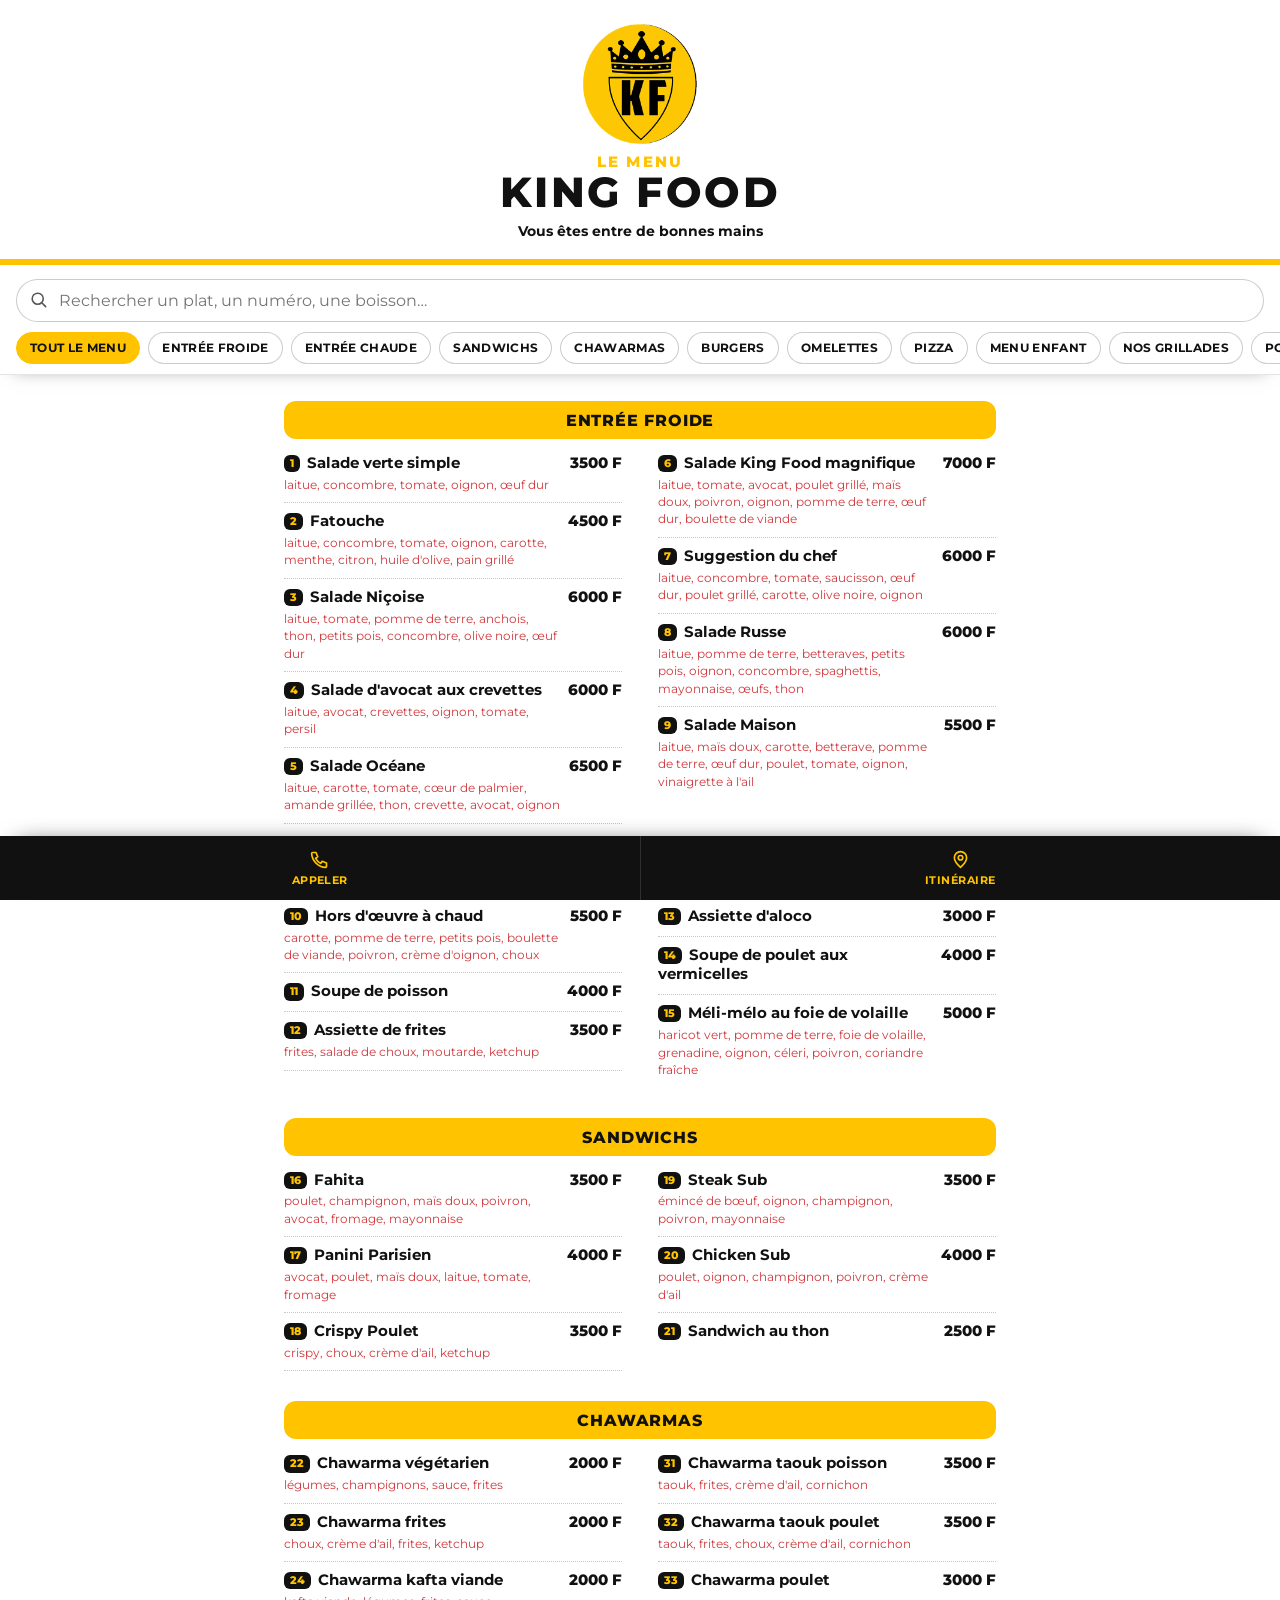
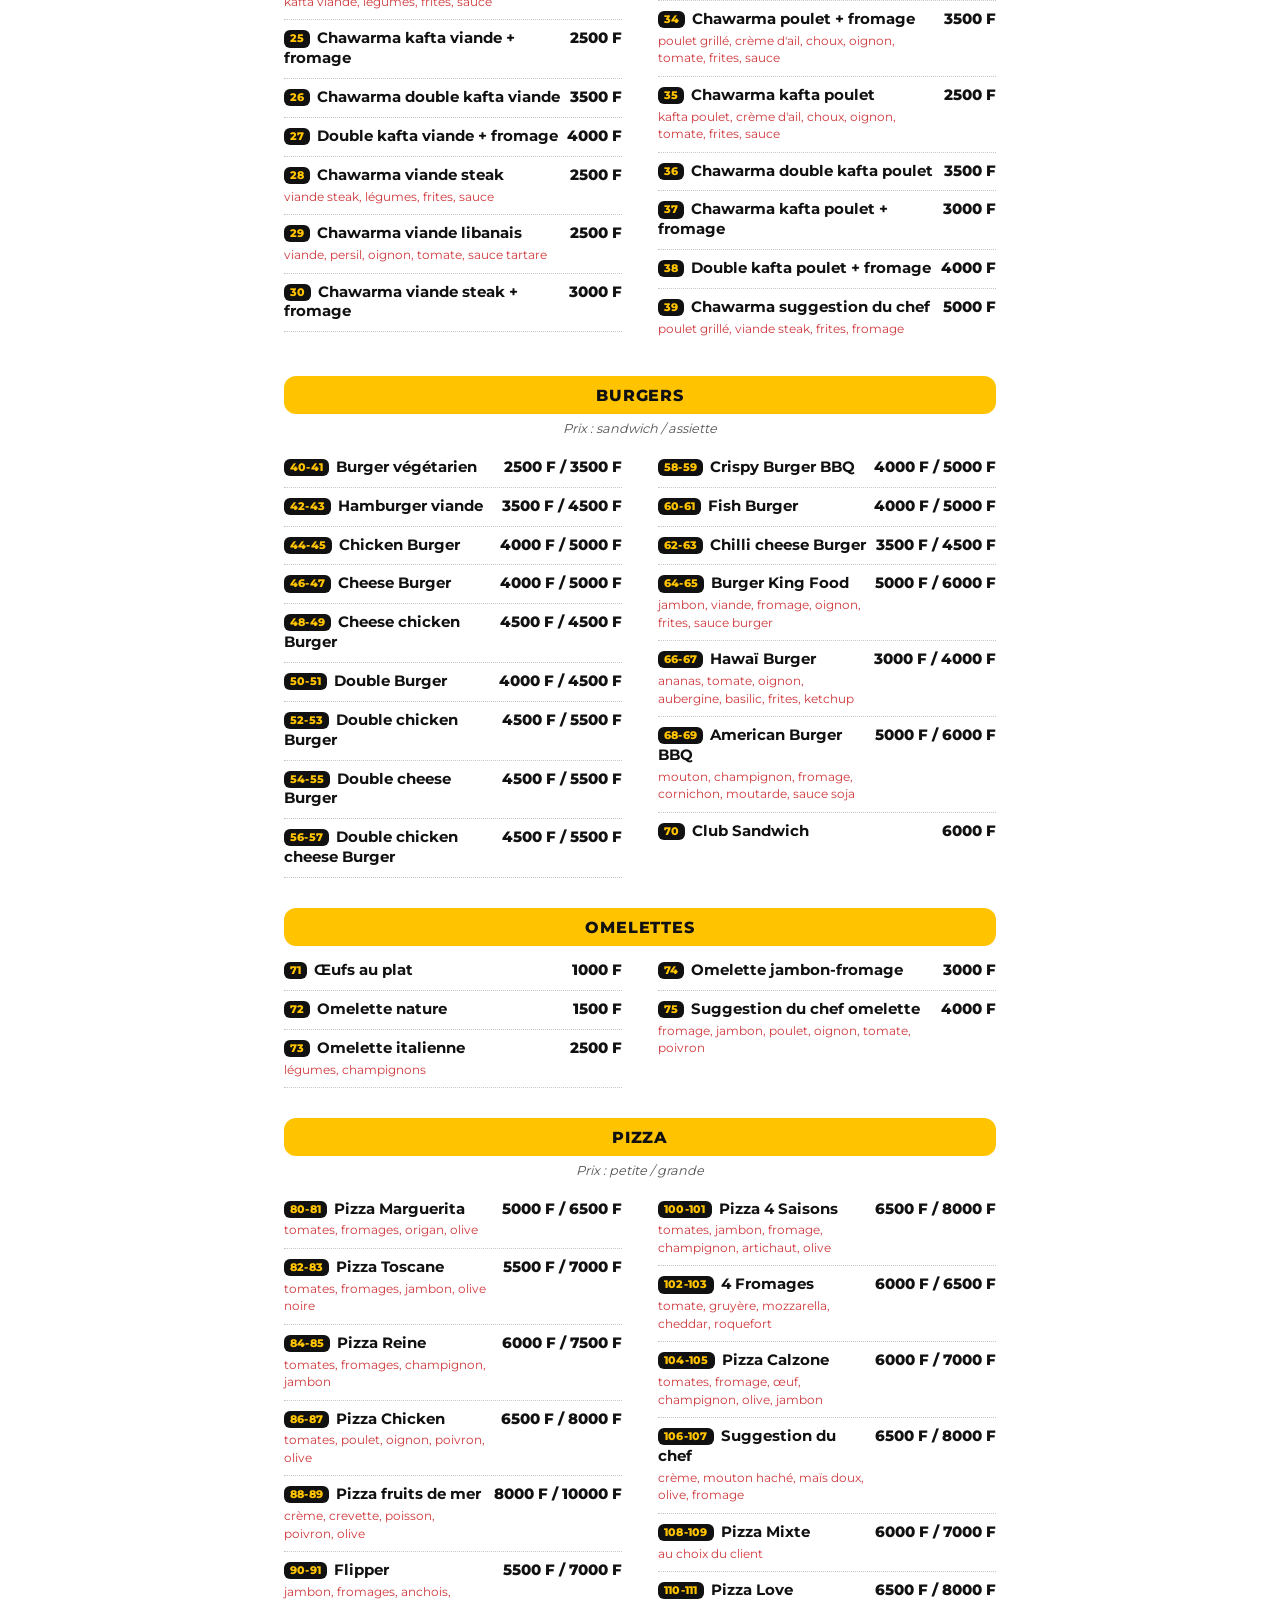
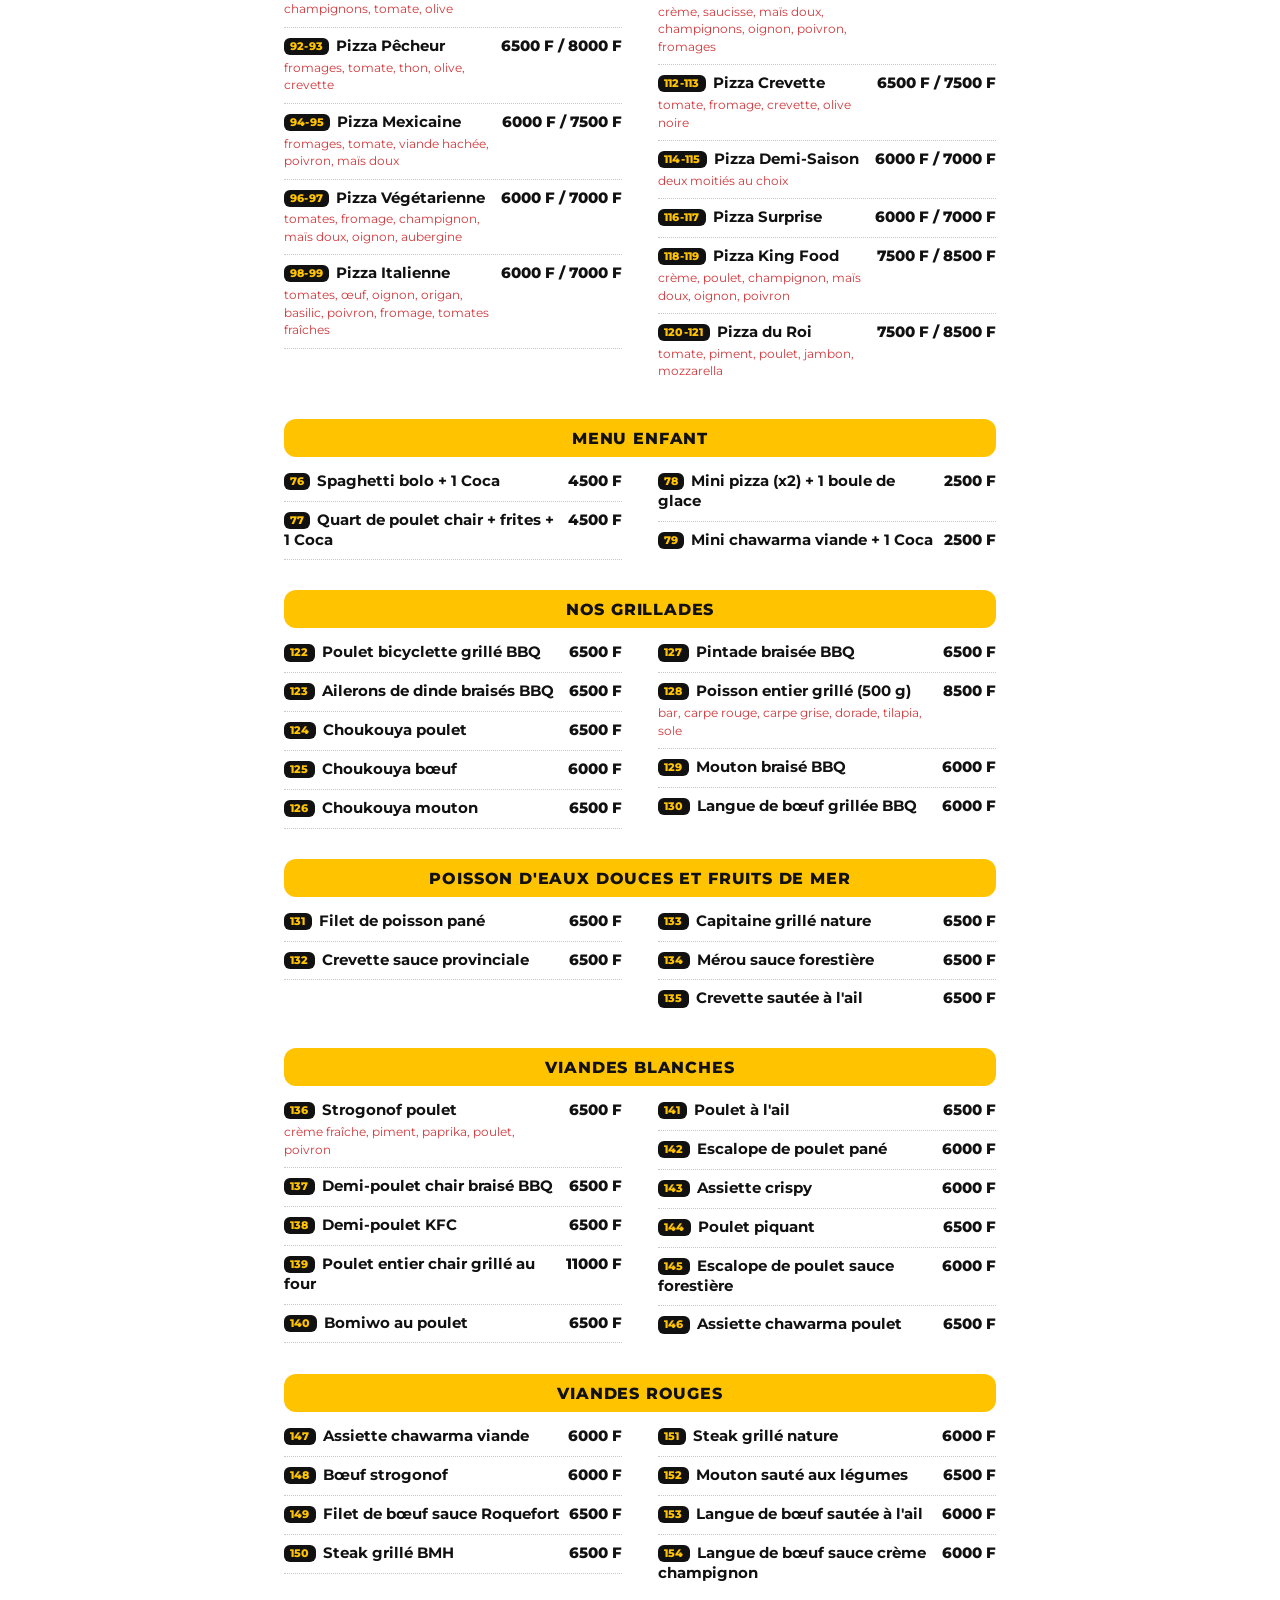
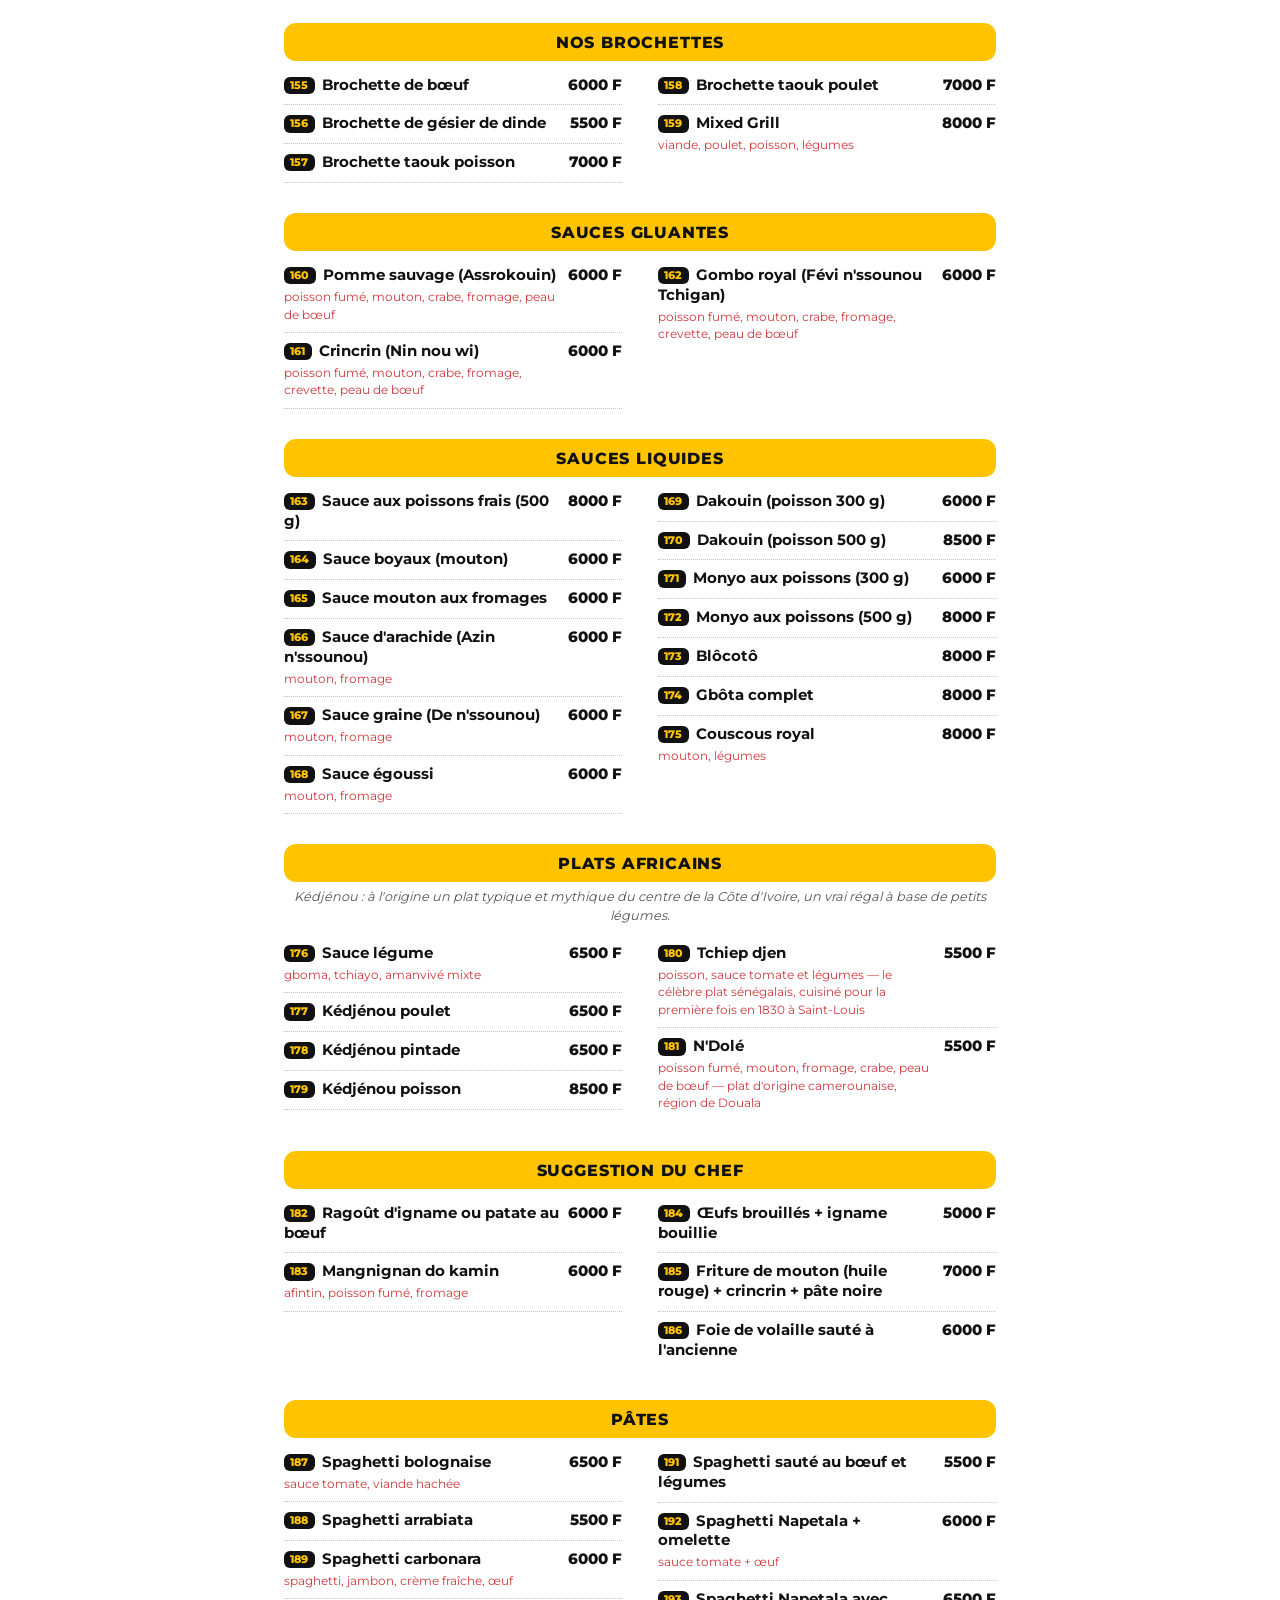
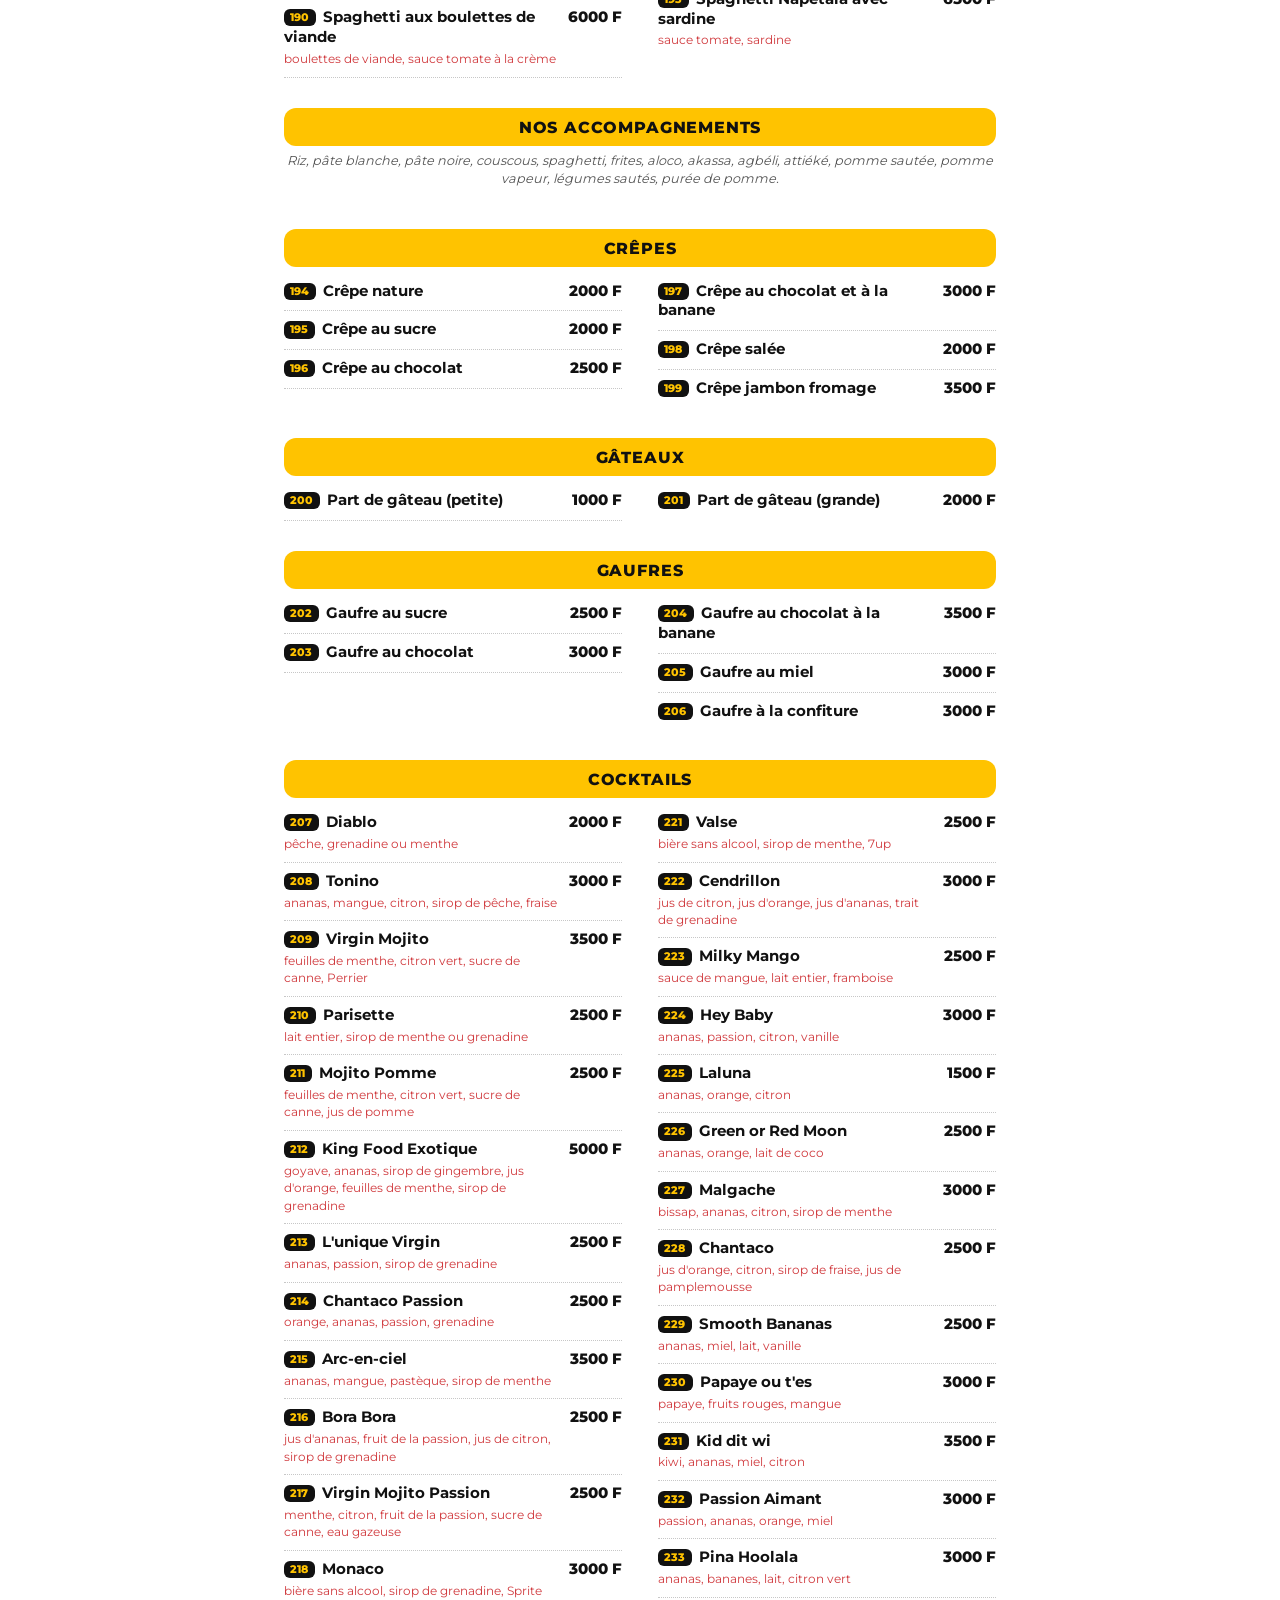
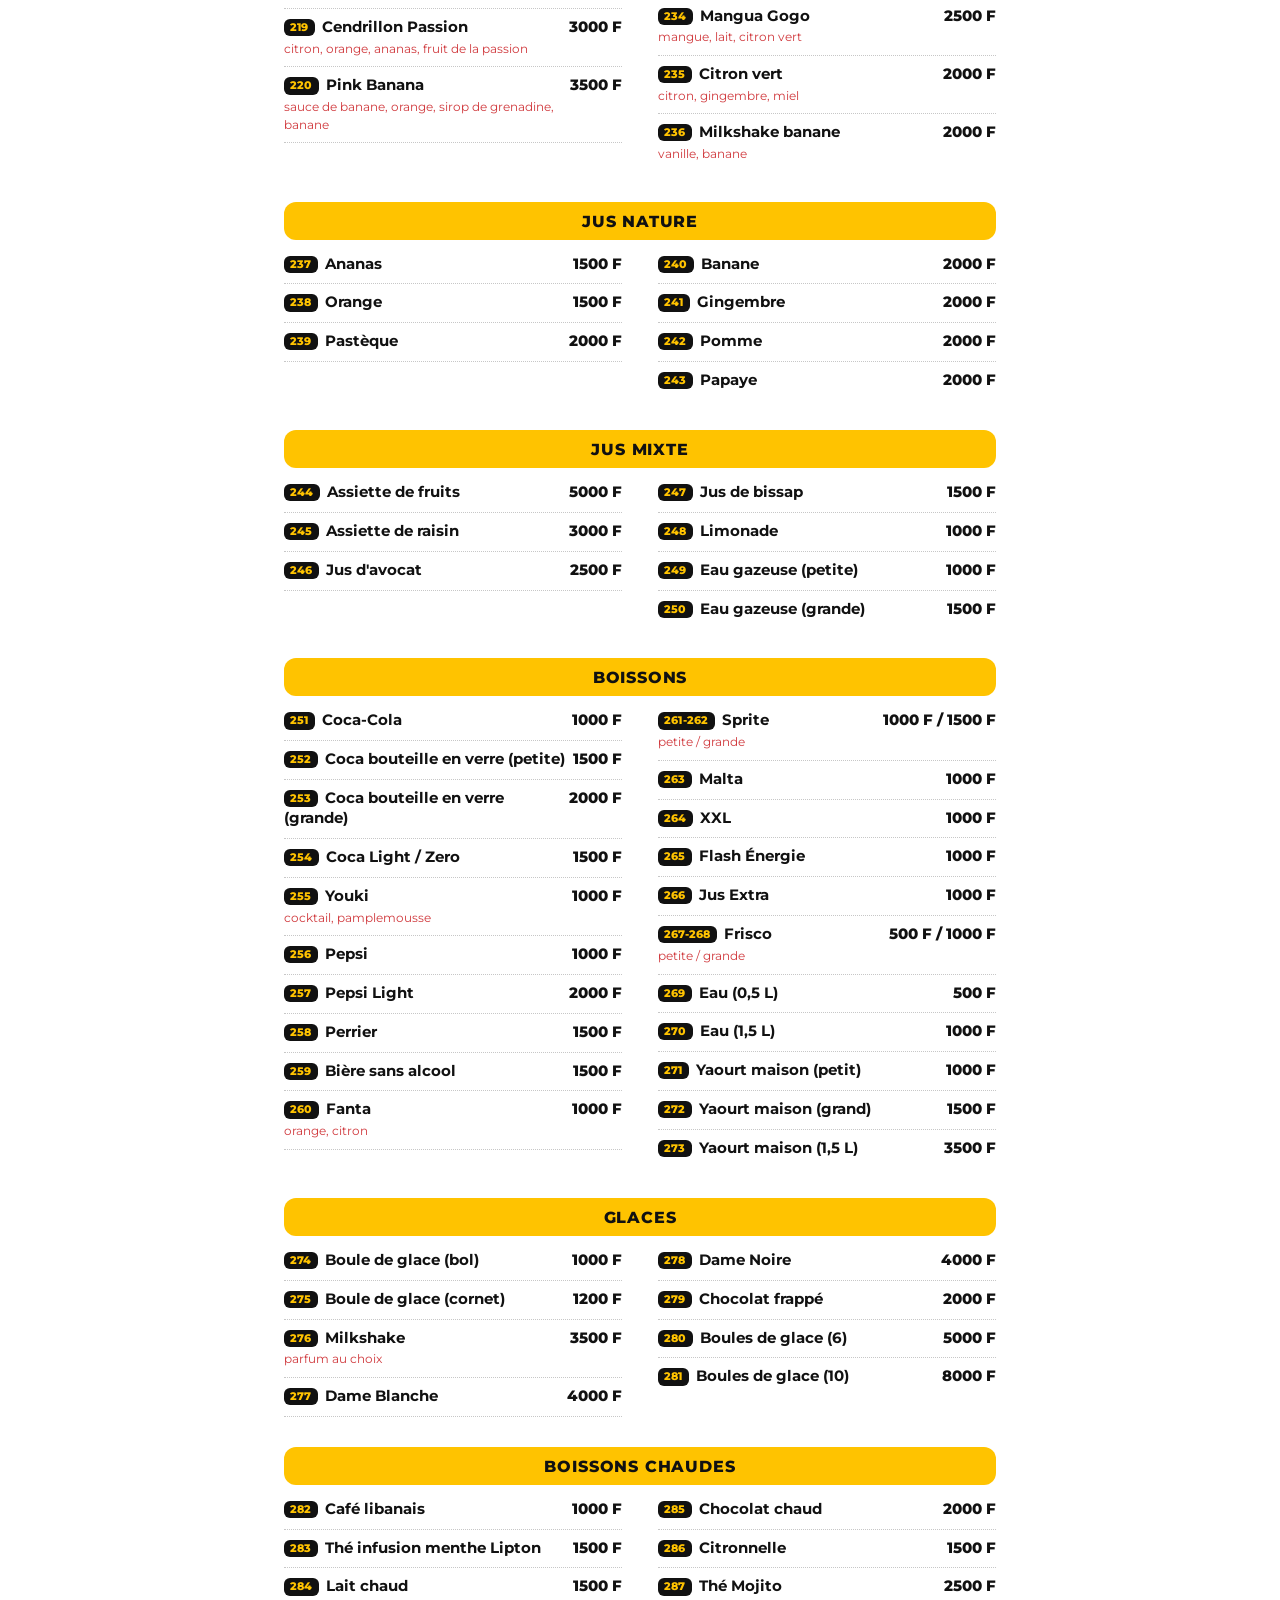
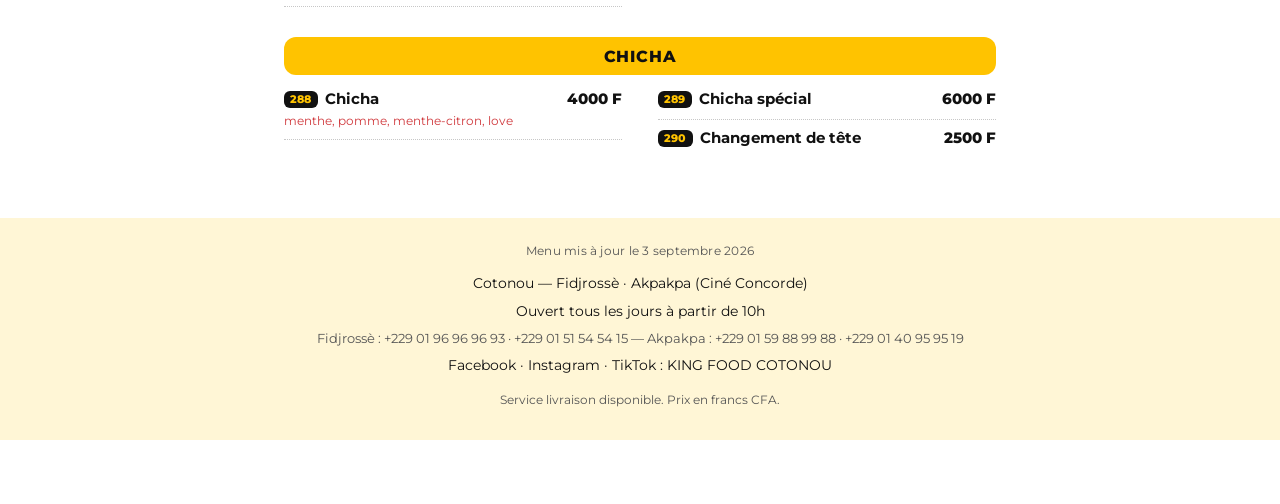
<file: index.html>
<!DOCTYPE html>
<html lang="fr">
<head>
<meta charset="UTF-8">
<meta name="viewport" content="width=device-width, initial-scale=1, viewport-fit=cover">
<title>Le Menu — KING FOOD</title>
<meta name="description" content="Le menu KING FOOD (Cotonou — Fidjrossè et Akpakpa) : burgers, chawarmas, pizzas, grillades, plats africains, cocktails et desserts. Ouvert tous les jours à partir de 10h, livraison disponible.">
<meta name="theme-color" content="#FFC300">
<meta name="robots" content="index,follow">
<link rel="manifest" href="manifest.webmanifest">
<script>/* le menu part tout de suite, sans attendre carte.js */
window.menuEnCours = fetch('menu.json', { cache: 'no-store' }).then(r => r.ok ? r.text() : Promise.reject(new Error('HTTP ' + r.status)));
window.menuEnCours.catch(() => {});
</script>
<link rel="preload" href="polices/montserrat-800.woff2" as="font" type="font/woff2" crossorigin>
<link rel="stylesheet" href="polices/polices.css">
<link rel="stylesheet" href="identite.css">
<link rel="stylesheet" href="carte.css">
<link rel="icon" href="favicon.png" sizes="48x48">
<link rel="apple-touch-icon" href="icone-192.png">
</head>
<body>

<header class="carte-header">
  <!-- Le logo se remplace en déposant un nouveau logo.png dans ce dossier. -->
  <img class="carte-logo" src="logo.png" alt="" onerror="this.hidden=true">
  <p class="carte-kicker">Le menu</p>
  <h1 class="carte-brand" id="nomRestaurant">King Food</h1>
  <p class="carte-sub" id="sousTitre" hidden></p>
</header>

<!-- Barre collante : salle + recherche + catégories -->
<div class="sticky-bar">
  <div class="rooms" id="rooms" role="tablist" aria-label="Choisir la carte"></div>
  <div class="search-wrap">
    <svg class="search-icon" viewBox="0 0 24 24" aria-hidden="true">
      <circle cx="11" cy="11" r="7" fill="none" stroke="currentColor" stroke-width="2"/>
      <line x1="16.5" y1="16.5" x2="21" y2="21" stroke="currentColor" stroke-width="2" stroke-linecap="round"/>
    </svg>
    <input id="search" type="search" inputmode="search" autocomplete="off"
           placeholder="Rechercher un plat, un numéro, une boisson…" aria-label="Rechercher dans le menu">
    <button type="button" id="searchClear" class="search-clear" aria-label="Effacer la recherche" hidden>&times;</button>
  </div>
  <nav class="cats" id="cats" aria-label="Catégories"></nav>
</div>

<main id="menu" class="menu" aria-live="polite">
  <p class="loading">Chargement du menu…</p>
</main>

<footer class="carte-footer">
  <p class="maj" id="maj"></p>
  <div class="foot-info" id="footInfo"></div>
  <p class="foot-legal" id="mention" hidden></p>
</footer>

<!-- Barre d'actions fixe en bas d'écran -->
<div class="actionbar" id="actionbar"></div>

<script src="carte.js"></script>
</body>
</html>
</file>
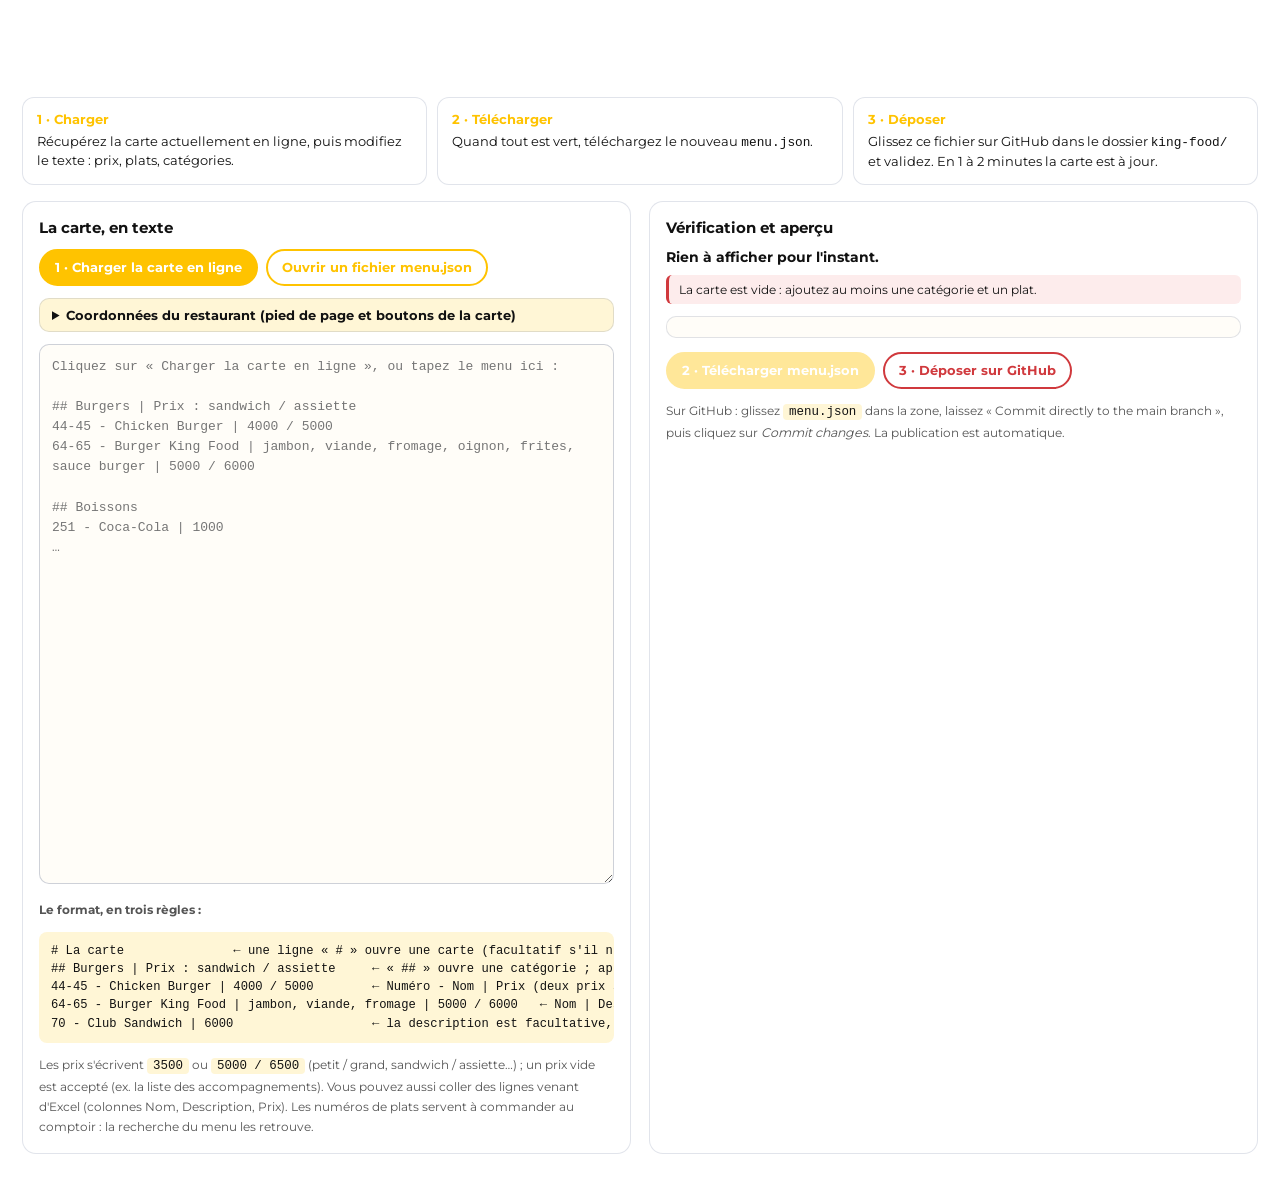
<file: outils/importer-carte.html>
<!DOCTYPE html>
<html lang="fr">
<head>
<meta charset="UTF-8">
<meta name="viewport" content="width=device-width, initial-scale=1">
<title>Mettre la carte à jour — KING FOOD</title>
<meta name="robots" content="noindex,nofollow">
<link rel="stylesheet" href="../polices/polices.css">
<link rel="stylesheet" href="../identite.css">
<link rel="icon" href="../icone-192.png">
<style>
:root{--blue-900:var(--kf-primaire-fonce);--blue:var(--kf-primaire);--red:var(--kf-accent);--cream:var(--kf-fond);--sand:var(--kf-fond-doux);--ink:var(--kf-texte);--ink-soft:var(--kf-texte-doux);--ok:#1B7F4B}
*{box-sizing:border-box}
body{margin:0;font-family:var(--kf-police-texte);background:var(--cream);color:var(--ink)}
header{background:var(--blue-900);color:#fff;padding:18px 22px}
header h1{margin:0;font-size:1.15rem}
header p{margin:6px 0 0;font-size:.84rem;opacity:.85}
header a{color:#fff}
.etapes{display:grid;grid-template-columns:repeat(3,1fr);gap:10px;padding:16px 22px 0;max-width:1400px;margin:0 auto}
.etape{background:#fff;border-radius:12px;padding:12px 14px;font-size:.8rem;border:1px solid rgba(11,33,88,.12);line-height:1.5}
.etape b{display:block;color:var(--blue);margin-bottom:3px}
main{display:grid;grid-template-columns:1fr 1fr;gap:18px;padding:16px 22px 40px;max-width:1400px;margin:0 auto}
section,aside{background:#fff;border:1px solid rgba(11,33,88,.12);border-radius:14px;padding:16px;min-width:0}
h2{font-size:.95rem;margin:0 0 12px;color:var(--blue-900)}
.toolbar{display:flex;flex-wrap:wrap;gap:8px;margin-bottom:12px}
.btn{display:inline-flex;align-items:center;gap:6px;padding:9px 14px;border-radius:999px;border:2px solid var(--blue);background:#fff;color:var(--blue);font:inherit;font-size:.8rem;font-weight:600;cursor:pointer;text-decoration:none}
.btn.primary{background:var(--blue);color:#fff}
.btn.rouge{border-color:var(--red);color:var(--red)}
.btn:disabled,.btn[aria-disabled="true"]{opacity:.4;cursor:not-allowed;pointer-events:none}
textarea{width:100%;min-height:540px;font:13px/1.55 ui-monospace,Menlo,Consolas,monospace;padding:12px;border:1px solid rgba(11,33,88,.2);border-radius:10px;resize:vertical;background:#FFFDF8;color:var(--ink)}
textarea:focus{outline:2px solid var(--blue);outline-offset:1px}
details{margin-bottom:12px;border:1px solid rgba(11,33,88,.12);border-radius:10px;padding:8px 12px;background:var(--sand)}
summary{cursor:pointer;font-weight:600;font-size:.84rem}
.champs{display:grid;grid-template-columns:1fr 1fr;gap:8px;margin-top:10px}
.champs label{font-size:.7rem;color:var(--ink-soft);display:flex;flex-direction:column;gap:3px}
.champs input{font:inherit;font-size:.84rem;padding:7px 9px;border:1px solid rgba(11,33,88,.2);border-radius:8px;background:#fff}
.champs .large{grid-column:1 / -1}
.aide{font-size:.78rem;color:var(--ink-soft);margin-top:12px;line-height:1.6}
.aide code{background:var(--sand);padding:1px 6px;border-radius:4px;color:var(--ink);white-space:nowrap}
.aide pre{background:var(--sand);padding:10px 12px;border-radius:8px;overflow:auto;color:var(--ink);font-size:.76rem;line-height:1.5}
.stats{font-size:.86rem;font-weight:600;margin-bottom:10px}
.stats.ok{color:var(--ok)} .stats.ko{color:var(--red)}
.erreurs{margin:0 0 12px;padding:0;list-style:none;display:grid;gap:6px;max-height:180px;overflow:auto}
.erreurs li{background:#FDECEC;border-left:3px solid var(--red);padding:7px 10px;border-radius:6px;font-size:.78rem}
.apercu{max-height:520px;overflow:auto;border:1px solid rgba(11,33,88,.12);border-radius:10px;padding:10px 14px;font-size:.84rem;background:#FFFDF8}
.apercu h3{font-size:.92rem;margin:14px 0 6px;color:var(--blue-900);border-bottom:2px solid var(--red);padding-bottom:4px}
.apercu h4{font-size:.74rem;text-transform:uppercase;letter-spacing:.06em;margin:12px 0 6px;color:var(--blue)}
.apercu .it{display:flex;gap:10px;justify-content:space-between;padding:4px 0;border-bottom:1px dashed rgba(11,33,88,.12)}
.apercu .it small{display:block;color:var(--ink-soft);font-size:.73rem}
.apercu .px{white-space:nowrap;font-weight:600;color:var(--blue)}
.apercu .num{color:var(--ink-soft);font-weight:700;font-size:.74rem}
.apercu .note{margin:0 0 6px;font-size:.76rem;color:var(--ink-soft);font-style:italic}
.message{font-size:.8rem;padding:8px 12px;border-radius:8px;background:var(--sand);margin-bottom:10px;display:none}
.message.visible{display:block}
@media (max-width:900px){main,.etapes{grid-template-columns:1fr}textarea{min-height:320px}.apercu{max-height:360px}}
</style>
</head>
<body>

<header>
  <h1>Mettre la carte à jour — KING FOOD</h1>
  <p>Le code QR imprimé ne change jamais : il pointe vers <a href="../" target="_blank" rel="noopener">hospiceantonio.github.io/kingfood/</a>.
     Vous remplacez seulement le fichier <strong>menu.json</strong> et la nouvelle carte apparaît sur les téléphones.</p>
</header>

<div class="etapes">
  <div class="etape"><b>1 · Charger</b> Récupérez la carte actuellement en ligne, puis modifiez le texte : prix, plats, catégories.</div>
  <div class="etape"><b>2 · Télécharger</b> Quand tout est vert, téléchargez le nouveau <code>menu.json</code>.</div>
  <div class="etape"><b>3 · Déposer</b> Glissez ce fichier sur GitHub dans le dossier <code>king-food/</code> et validez. En 1 à 2 minutes la carte est à jour.</div>
</div>

<main>
  <section>
    <h2>La carte, en texte</h2>
    <div class="toolbar">
      <button type="button" class="btn primary" id="btnCharger">1 · Charger la carte en ligne</button>
      <label class="btn">Ouvrir un fichier menu.json<input type="file" id="fichier" accept=".json,application/json" hidden></label>
    </div>
    <div class="message" id="message"></div>

    <details id="infos">
      <summary>Coordonnées du restaurant (pied de page et boutons de la carte)</summary>
      <div class="champs">
        <label>Nom<input id="f-nom"></label>
        <label>Sous-titre<input id="f-sousTitre"></label>
        <label class="large">Adresse<input id="f-adresse"></label>
        <label>Téléphone du bouton « Appeler »<input id="f-telephone" placeholder="+229 01 96 96 96 93"></label>
        <label class="large">Tous les numéros affichés (texte libre)<input id="f-telephones" placeholder="Fidjrossè : +229 … — Akpakpa : +229 …"></label>
        <label>WhatsApp (chiffres seuls, avec 229)<input id="f-whatsapp" placeholder="2290166076999" inputmode="numeric"></label>
        <label>E-mail<input id="f-email" type="email"></label>
        <label>Horaires<input id="f-horaires"></label>
        <label class="large">Lien Google Maps<input id="f-maps"></label>
        <label class="large">Réseaux sociaux (texte libre)<input id="f-reseaux" placeholder="Facebook · Instagram · TikTok : KING FOOD COTONOU"></label>
        <label>Devise (après le prix)<input id="f-devise" placeholder="F"></label>
        <label class="large">Mention en bas de carte<input id="f-mention" placeholder="Prix en francs CFA, service compris"></label>
        <label>Date de la carte<input id="f-date" type="date"></label>
      </div>
    </details>

    <textarea id="texte" spellcheck="false" placeholder="Cliquez sur « Charger la carte en ligne », ou tapez le menu ici :

## Burgers | Prix : sandwich / assiette
44-45 - Chicken Burger | 4000 / 5000
64-65 - Burger King Food | jambon, viande, fromage, oignon, frites, sauce burger | 5000 / 6000

## Boissons
251 - Coca-Cola | 1000
…"></textarea>

    <div class="aide">
      <strong>Le format, en trois règles :</strong>
      <pre># La carte               ← une ligne « # » ouvre une carte (facultatif s'il n'y en a qu'une)
## Burgers | Prix : sandwich / assiette     ← « ## » ouvre une catégorie ; après « | », une note
44-45 - Chicken Burger | 4000 / 5000        ← Numéro - Nom | Prix (deux prix séparés par « / »)
64-65 - Burger King Food | jambon, viande, fromage | 5000 / 6000   ← Nom | Description | Prix
70 - Club Sandwich | 6000                   ← la description est facultative, le numéro aussi</pre>
      Les prix s'écrivent <code>3500</code> ou <code>5000 / 6500</code> (petit / grand, sandwich / assiette…) ;
      un prix vide est accepté (ex. la liste des accompagnements). Vous pouvez aussi coller des lignes
      venant d'Excel (colonnes Nom, Description, Prix). Les numéros de plats servent à commander au comptoir :
      la recherche du menu les retrouve.
    </div>
  </section>

  <aside>
    <h2>Vérification et aperçu</h2>
    <div class="stats" id="stats">Rien à afficher pour l'instant.</div>
    <ul class="erreurs" id="erreurs"></ul>
    <div class="apercu" id="apercu"></div>
    <div class="toolbar" style="margin:14px 0 0">
      <button type="button" class="btn primary" id="btnTelecharger" disabled>2 · Télécharger menu.json</button>
      <a class="btn rouge" id="lienDepot" target="_blank" rel="noopener">3 · Déposer sur GitHub</a>
    </div>
    <p class="aide">Sur GitHub : glissez <code>menu.json</code> dans la zone, laissez « Commit directly to the main branch »,
       puis cliquez sur <em>Commit changes</em>. La publication est automatique.</p>
  </aside>
</main>

<script>
/* =========================================================
   OUTIL D'IMPORT — tout se passe dans le navigateur.
   Aucun mot de passe, aucun envoi : on produit un menu.json
   que l'on dépose ensuite soi-même sur GitHub.
   ========================================================= */

// GitHub redirige de lui-même vers le nouveau nom si le dépôt est renommé.
const DEPOT = 'hospiceantonio/kingfood';
const DOSSIER_CARTE = '';   // menu.json est à la racine du dépôt
const SOURCE_EN_LIGNE = '../menu.json';

const CHAMPS = ['nom','sousTitre','adresse','telephone','telephones','whatsapp','email','horaires','maps','reseaux','devise','mention'];
const DEFAUTS = {
  nom: 'KING FOOD',
  sousTitre: 'Vous êtes entre de bonnes mains',
  adresse: 'Cotonou — Fidjrossè · Akpakpa (Ciné Concorde)',
  telephone: '+229 01 96 96 96 93',
  telephones: 'Fidjrossè : +229 01 96 96 96 93 · +229 01 51 54 54 15 — Akpakpa : +229 01 59 88 99 88 · +229 01 40 95 95 19',
  whatsapp: '',
  email: '',
  horaires: 'Ouvert tous les jours à partir de 10h',
  maps: 'https://www.google.com/maps/search/?api=1&query=King+Food+Cotonou',
  reseaux: 'Facebook · Instagram · TikTok : KING FOOD COTONOU',
  devise: 'F',
  mention: 'Service livraison disponible. Prix en francs CFA.'
};

const $ = id => document.getElementById(id);
let menuCourant = null;

/* ---------- Utilitaires ---------- */

function normaliser(txt){
  return String(txt).normalize('NFD').replace(/[̀-ͯ]/g, '').toLowerCase();
}
function slug(txt){
  return normaliser(txt).replace(/[^a-z0-9]+/g, '-').replace(/^-+|-+$/g, '') || 'x';
}
function unique(id, pris){
  let candidat = id, i = 2;
  while (pris.has(candidat)) candidat = `${id}-${i++}`;
  pris.add(candidat);
  return candidat;
}
function echapper(txt){
  return String(txt).replace(/[&<>"']/g, c => ({ '&':'&amp;','<':'&lt;','>':'&gt;','"':'&quot;',"'":'&#39;' }[c]));
}
function aujourdhui(){
  const d = new Date();
  return `${d.getFullYear()}-${String(d.getMonth()+1).padStart(2,'0')}-${String(d.getDate()).padStart(2,'0')}`;
}

/* « 3500 » ou « 3.500 » ; deux prix séparés par « / » ; vide autorisé (plat sans prix) ; null si illisible. */
function normaliserPrix(brut){
  const texte = String(brut).trim();
  if (!texte) return '';
  const parties = texte.split('/').map(p => p.replace(/[\s  ]/g, ''));
  for (const p of parties){
    if (!/^\d+(?:\.\d{3})*$/.test(p)) return null;
  }
  return parties.join(' / ');
}
/* « 45 - Chicken Burger » ou « 40-41 - Burger végétarien » : le numéro du plat, puis son nom. */
const NUMERO = /^(\d+(?:-\d+)?)\s+-\s+(.+)$/;

/* ---------- Conversions ---------- */

function texteDepuisMenu(menu){
  return (menu.salles || []).map(s => {
    const blocs = s.categories.map(c => {
      const titre = c.note ? `## ${c.label} | ${c.note}` : `## ${c.label}`;
      const lignes = c.items.map(it => {
        const nom = it.numero ? `${it.numero} - ${it.nom}` : it.nom;
        return it.description ? `${nom} | ${it.description} | ${it.prix}` : `${nom} | ${it.prix}`;
      });
      return [titre, ...lignes].join('\n');
    });
    return [`# ${s.label}`, '', blocs.join('\n\n')].join('\n');
  }).join('\n\n\n') + '\n';
}

function menuDepuisTexte(texte){
  const erreurs = [];
  const salles = [];
  const idsSalles = new Set();
  let salle = null, cat = null, idsCats = null;

  const nouvelleSalle = (label) => {
    idsCats = new Set();
    salle = { id: unique(slug(label), idsSalles), label, categories: [] };
    salles.push(salle);
    cat = null;
  };

  texte.split(/\r?\n/).forEach((brut, i) => {
    const ligne = brut.trim();
    const num = i + 1;
    if (!ligne) return;

    if (/^##/.test(ligne)){
      const corps = ligne.replace(/^#+\s*/, '');
      const sep = corps.indexOf('|');
      const label = (sep >= 0 ? corps.slice(0, sep) : corps).trim();
      const note = sep >= 0 ? corps.slice(sep + 1).trim() : '';
      if (!label){ erreurs.push(`Ligne ${num} : le titre de catégorie est vide.`); return; }
      if (!salle) nouvelleSalle('La carte');
      cat = { id: unique(slug(label), idsCats), label };
      if (note) cat.note = note;
      cat.items = [];
      salle.categories.push(cat);
      return;
    }
    if (/^#/.test(ligne)){
      const label = ligne.replace(/^#+\s*/, '').trim();
      if (!label){ erreurs.push(`Ligne ${num} : le titre de carte est vide.`); return; }
      nouvelleSalle(label);
      return;
    }

    const parts = ligne.split(ligne.includes('|') ? '|' : '\t').map(s => s.trim());
    if (parts.length < 2 || parts.length > 3){
      erreurs.push(`Ligne ${num} : écrivez « Nom | Prix » ou « Nom | Description | Prix » — reçu « ${ligne.slice(0, 50)} ».`);
      return;
    }
    if (!cat){
      erreurs.push(`Ligne ${num} : ajoutez un titre de catégorie (## …) avant « ${parts[0]} ».`);
      return;
    }
    let nom = parts[0], numero = '';
    const m = nom.match(NUMERO);
    if (m){ numero = m[1]; nom = m[2].trim(); }
    const prixBrut = parts[parts.length - 1];
    const prix = normaliserPrix(prixBrut);
    if (!nom){ erreurs.push(`Ligne ${num} : le nom du plat est vide.`); return; }
    if (prix === null){
      erreurs.push(`Ligne ${num} : prix illisible « ${prixBrut} » pour « ${nom} » — écrivez 3500, 3.500 ou 5000 / 6500 (laissez vide s'il n'y a pas de prix).`);
      return;
    }
    const item = {};
    if (numero) item.numero = numero;
    item.nom = nom;
    if (parts.length === 3 && parts[1]) item.description = parts[1];
    item.prix = prix;
    cat.items.push(item);
  });

  salles.forEach(s => {
    if (!s.categories.length) erreurs.push(`La carte « ${s.label} » n'a aucune catégorie.`);
    s.categories.forEach(c => {
      if (!c.items.length && !c.note) erreurs.push(`La catégorie « ${c.label} » (${s.label}) est vide : ajoutez des plats, ou une note après « | » dans son titre.`);
    });
  });
  if (!salles.length) erreurs.push('La carte est vide : ajoutez au moins une catégorie et un plat.');

  return { salles, erreurs };
}

function lireInfos(){
  const infos = {};
  CHAMPS.forEach(k => { const v = $(`f-${k}`).value.trim(); if (v) infos[k] = v; });
  return infos;
}
function ecrireInfos(infos){
  CHAMPS.forEach(k => { $(`f-${k}`).value = (infos && infos[k]) || ''; });
}

function produireMenu(){
  const { salles, erreurs } = menuDepuisTexte($('texte').value);
  const date = $('f-date').value || aujourdhui();
  if (!/^\d{4}-\d{2}-\d{2}$/.test(date)) erreurs.push('La date de la carte est invalide.');
  const menu = { $schema: './menu.schema.json', version: 1, miseAJour: date, restaurant: lireInfos(), salles };
  return { menu, erreurs };
}

/* ---------- Affichage ---------- */

function afficherApercu(menu){
  $('apercu').innerHTML = menu.salles.map(s => `
    <h3>${echapper(s.label)}</h3>
    ${s.categories.map(c => `
      <h4>${echapper(c.label)}</h4>
      ${c.note ? `<p class="note">${echapper(c.note)}</p>` : ''}
      ${c.items.map(it => `
        <div class="it">
          <span>${it.numero ? `<b class="num">${echapper(it.numero)}</b> ` : ''}${echapper(it.nom)}${it.description ? `<small>${echapper(it.description)}</small>` : ''}</span>
          <span class="px">${it.prix ? echapper(it.prix) + ' ' + echapper(menu.restaurant.devise || 'F') : ''}</span>
        </div>`).join('')}
    `).join('')}
  `).join('');
}

function rafraichir(){
  const { menu, erreurs } = produireMenu();
  const nbCats = menu.salles.reduce((n, s) => n + s.categories.length, 0);
  const nbItems = menu.salles.reduce((n, s) => n + s.categories.reduce((m, c) => m + c.items.length, 0), 0);

  $('erreurs').innerHTML = erreurs.map(e => `<li>${echapper(e)}</li>`).join('');
  const stats = $('stats');
  if (!$('texte').value.trim()){
    stats.className = 'stats';
    stats.textContent = 'Rien à afficher pour l\'instant.';
  } else if (erreurs.length){
    stats.className = 'stats ko';
    stats.textContent = `${erreurs.length} problème${erreurs.length > 1 ? 's' : ''} à corriger avant de télécharger.`;
  } else {
    stats.className = 'stats ok';
    stats.textContent = `✓ Carte prête : ${menu.salles.length} salle${menu.salles.length > 1 ? 's' : ''} · ${nbCats} catégories · ${nbItems} articles.`;
  }
  afficherApercu(menu);
  menuCourant = erreurs.length ? null : menu;
  $('btnTelecharger').disabled = !menuCourant;
}

function message(txt){
  const el = $('message');
  el.textContent = txt;
  el.classList.toggle('visible', Boolean(txt));
}

/* ---------- Chargement ---------- */

function chargerMenu(menu, origine){
  if (!menu || !Array.isArray(menu.salles)) throw new Error('Ce fichier n\'est pas un menu.json valide.');
  ecrireInfos(menu.restaurant || DEFAUTS);
  $('f-date').value = aujourdhui();
  $('texte').value = texteDepuisMenu(menu);
  rafraichir();
  message(`Carte chargée ${origine}${menu.miseAJour ? ` (datée du ${menu.miseAJour})` : ''}. Modifiez le texte, puis téléchargez.`);
}

$('btnCharger').addEventListener('click', async () => {
  message('Chargement…');
  try {
    const rep = await fetch(`${SOURCE_EN_LIGNE}?v=${Date.now()}`, { cache: 'no-store' });
    if (!rep.ok) throw new Error(`HTTP ${rep.status}`);
    chargerMenu(await rep.json(), 'depuis le site en ligne');
  } catch (err){
    message('Impossible de lire la carte en ligne depuis ici — utilisez « Ouvrir un fichier menu.json » (le fichier menu.json est dans le dossier king-food/).');
    console.warn(err);
  }
});

$('fichier').addEventListener('change', e => {
  const f = e.target.files[0];
  if (!f) return;
  const lecteur = new FileReader();
  lecteur.onload = () => {
    try { chargerMenu(JSON.parse(lecteur.result), `depuis ${f.name}`); }
    catch (err){ message(`Fichier illisible : ${err.message}`); }
  };
  lecteur.readAsText(f, 'utf-8');
  e.target.value = '';
});

/* ---------- Téléchargement ---------- */

function telecharger(){
  if (!menuCourant) return;
  const blob = new Blob([JSON.stringify(menuCourant, null, 2) + '\n'], { type: 'application/json' });
  const a = document.createElement('a');
  a.href = URL.createObjectURL(blob);
  a.download = 'menu.json';
  document.body.appendChild(a);
  a.click();
  a.remove();
  setTimeout(() => URL.revokeObjectURL(a.href), 2000);
  message('menu.json téléchargé — passez à l\'étape 3 : déposez-le sur GitHub dans le dossier king-food/.');
}
$('btnTelecharger').addEventListener('click', telecharger);
document.addEventListener('keydown', e => {
  if ((e.ctrlKey || e.metaKey) && e.key.toLowerCase() === 's'){ e.preventDefault(); telecharger(); }
});

/* ---------- Démarrage ---------- */

$('lienDepot').href = `https://github.com/${DEPOT}/upload/main${DOSSIER_CARTE ? '/' + DOSSIER_CARTE : ''}`;
ecrireInfos(DEFAUTS);
$('f-date').value = aujourdhui();
$('texte').addEventListener('input', rafraichir);
CHAMPS.forEach(k => $(`f-${k}`).addEventListener('input', rafraichir));
$('f-date').addEventListener('input', rafraichir);
rafraichir();
</script>
</body>
</html>
</file>
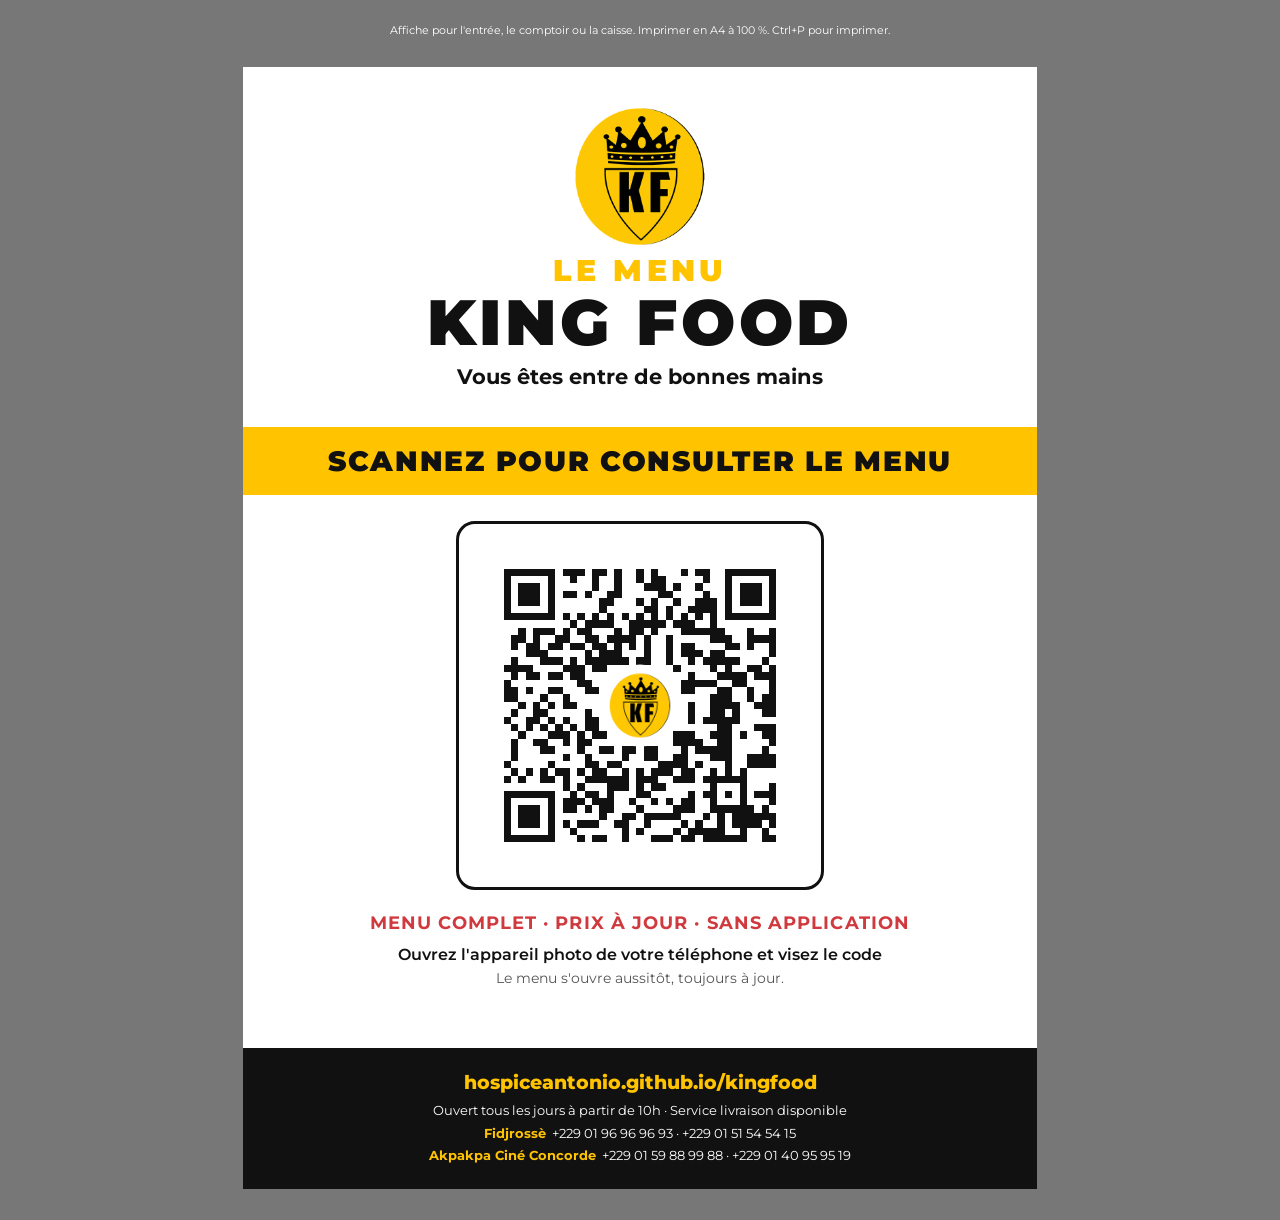
<file: qr/impression-affiche-a4.html>
<!DOCTYPE html>
<html lang="fr">
<head>
<title>Affiche A4 — QR menu KING FOOD</title>
<meta charset="UTF-8">
<link rel="stylesheet" href="polices.css">
<link rel="stylesheet" href="../identite.css">
<style>
@page{size:A4 portrait;margin:0}
*{box-sizing:border-box}
html,body{margin:0;padding:0;background:#777}
body{font-family:var(--kf-police-texte);color:var(--kf-texte);-webkit-print-color-adjust:exact;print-color-adjust:exact}
.consigne{width:210mm;margin:6mm auto 0;color:#fff;font-size:11px;text-align:center}
@media print{html,body{background:#fff}.consigne{display:none}}
.tete{width:100%;background:var(--kf-entete-fond);color:var(--kf-entete-texte);display:flex;flex-direction:column;align-items:center;text-align:center}
.tete .logo[hidden]{display:none}
.kicker{font-family:var(--kf-police-titre);font-weight:900;text-transform:uppercase;letter-spacing:.14em;color:var(--kf-primaire)}
.nom{font-family:var(--kf-police-titre);font-weight:900;text-transform:uppercase;letter-spacing:.06em;line-height:1.05}
.bande{width:100%;background:var(--kf-primaire);color:var(--kf-sur-primaire);font-family:var(--kf-police-titre);font-weight:900;text-transform:uppercase;letter-spacing:.06em;text-align:center}
.qr{background:#fff;border:.6mm solid var(--kf-noir);}
.qr img{display:block}
.rouge{color:var(--kf-accent);font-weight:700}
.pied{width:100%;background:var(--kf-noir);color:#fff;text-align:center}
.pied b{color:var(--kf-primaire);font-weight:800}

.affiche{width:210mm;height:297mm;background:#fff;margin:8mm auto;display:flex;flex-direction:column;align-items:center;text-align:center;overflow:hidden;position:relative}
@media print{.affiche{margin:0}}
.tete{padding:11mm 10mm 7mm}
.tete .logo{width:36mm;height:36mm;object-fit:contain;margin-bottom:2mm}
.kicker{font-size:8mm}
.nom{font-size:17mm}
.sous{font-size:5.5mm;font-weight:700;margin-top:2mm}
.bande{padding:4.5mm 10mm;font-size:7.5mm;margin-top:3mm}
.qr{padding:4mm;margin-top:7mm;border-radius:5mm;border-width:1mm}
.qr img{width:88mm;height:88mm}
.rouge{font-size:4.8mm;margin-top:5.5mm;letter-spacing:.06em;text-transform:uppercase}
.aide{font-size:4.2mm;color:var(--kf-texte);margin-top:3mm;font-weight:600}
.aide small{display:block;font-weight:400;color:var(--kf-texte-doux);font-size:3.6mm;margin-top:1.5mm}
.pied{margin-top:auto;padding:5mm 10mm 6mm;font-size:3.5mm;line-height:1.7}
.pied .url{font-size:5mm}
.pied .lieu{color:var(--kf-primaire);font-weight:700;margin-right:1mm}
/* bandes rouges diagonales de la couverture du menu */
.stripes{position:absolute;right:-30mm;bottom:22mm;width:120mm;height:20mm;transform:rotate(-20deg);background:repeating-linear-gradient(180deg,var(--kf-accent) 0 6mm,#fff 6mm 9mm,var(--kf-accent) 9mm 14mm,transparent 14mm 20mm);opacity:.95;pointer-events:none}
</style>
</head>
<body>
<p class="consigne">Affiche pour l'entrée, le comptoir ou la caisse. Imprimer en A4 à 100 %. Ctrl+P pour imprimer.</p>
<div class="affiche">
  <div class="tete">
    <img class="logo" src="../logo.png" alt="" onerror="this.hidden=true">
    <div class="kicker">Le menu</div>
    <div class="nom">King Food</div>
    <div class="sous">Vous êtes entre de bonnes mains</div>
  </div>
  <div class="bande">Scannez pour consulter le menu</div>
  <div class="qr"><img src="qr-carte.svg" alt="Code QR du menu"></div>
  <div class="rouge">Menu complet · Prix à jour · Sans application</div>
  <div class="aide">Ouvrez l'appareil photo de votre téléphone et visez le code
    <small>Le menu s'ouvre aussitôt, toujours à jour.</small></div>
  <div class="pied"><b class="url">hospiceantonio.github.io/kingfood</b><br>
    Ouvert tous les jours à partir de 10h · Service livraison disponible<br>
    <span class="lieu">Fidjrossè</span> +229 01 96 96 96 93 · +229 01 51 54 54 15<br>
    <span class="lieu">Akpakpa Ciné Concorde</span> +229 01 59 88 99 88 · +229 01 40 95 95 19</div>
</div>
</body>
</html>
</file>
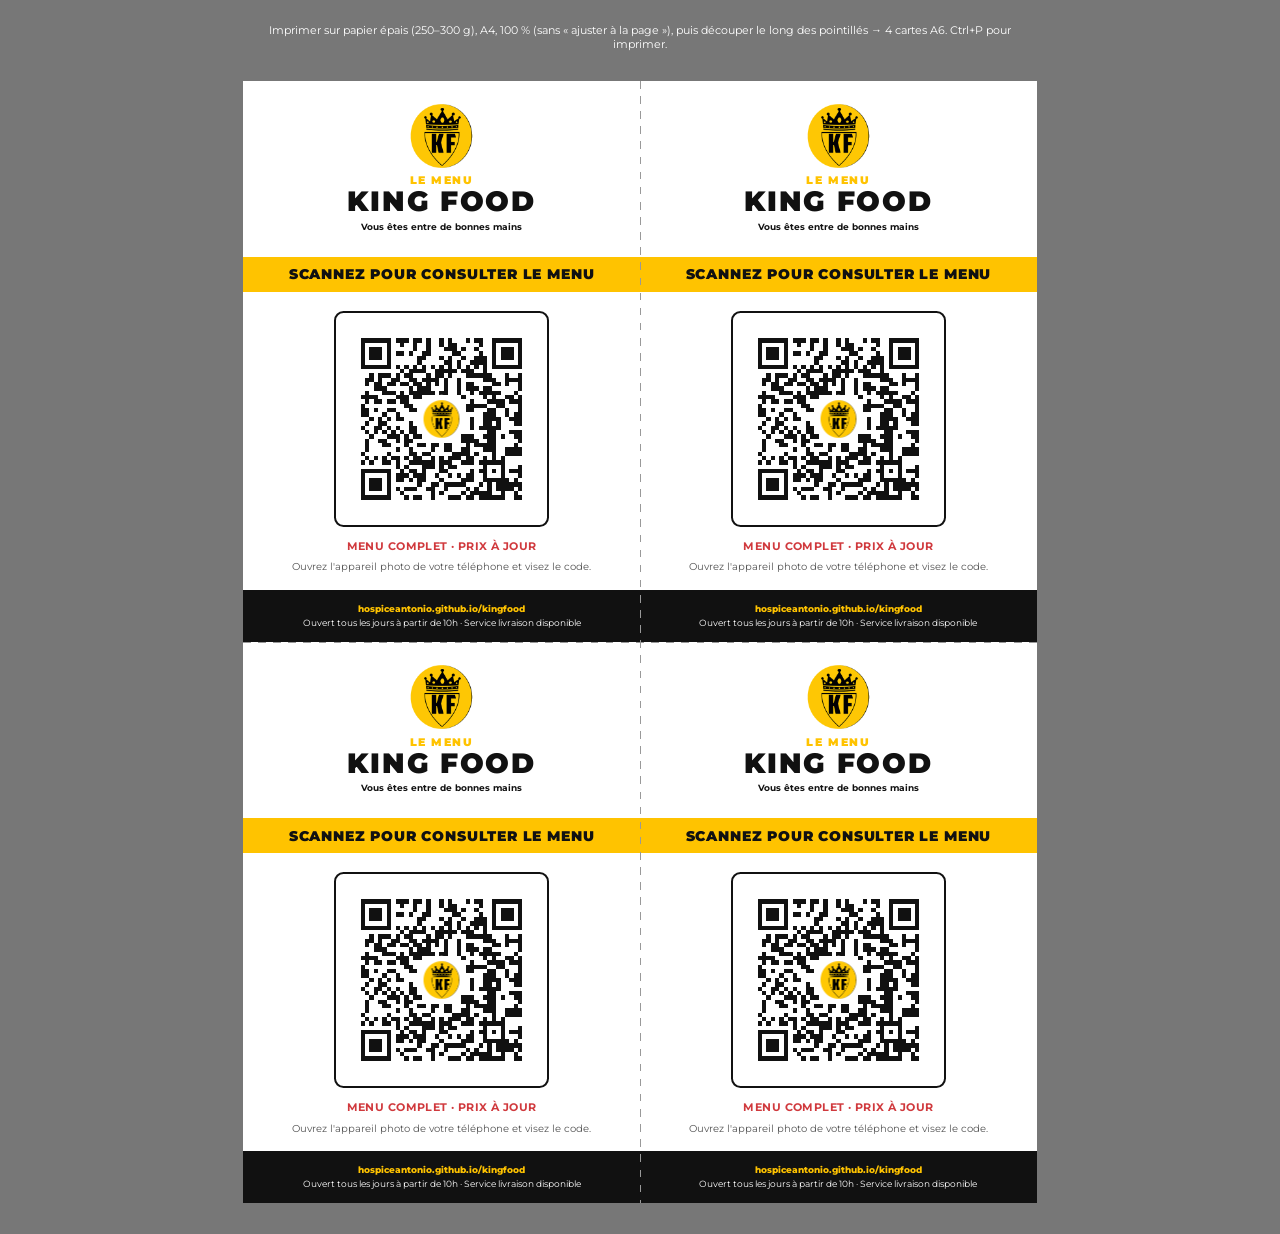
<file: qr/impression-cartes-a6.html>
<!DOCTYPE html>
<html lang="fr">
<head>
<title>Cartes de table A6 — QR menu KING FOOD (4 par feuille A4)</title>
<meta charset="UTF-8">
<link rel="stylesheet" href="polices.css">
<link rel="stylesheet" href="../identite.css">
<style>
@page{size:A4 portrait;margin:0}
*{box-sizing:border-box}
html,body{margin:0;padding:0;background:#777}
body{font-family:var(--kf-police-texte);color:var(--kf-texte);-webkit-print-color-adjust:exact;print-color-adjust:exact}
.consigne{width:210mm;margin:6mm auto 0;color:#fff;font-size:11px;text-align:center}
@media print{html,body{background:#fff}.consigne{display:none}}
.tete{width:100%;background:var(--kf-entete-fond);color:var(--kf-entete-texte);display:flex;flex-direction:column;align-items:center;text-align:center}
.tete .logo[hidden]{display:none}
.kicker{font-family:var(--kf-police-titre);font-weight:900;text-transform:uppercase;letter-spacing:.14em;color:var(--kf-primaire)}
.nom{font-family:var(--kf-police-titre);font-weight:900;text-transform:uppercase;letter-spacing:.06em;line-height:1.05}
.bande{width:100%;background:var(--kf-primaire);color:var(--kf-sur-primaire);font-family:var(--kf-police-titre);font-weight:900;text-transform:uppercase;letter-spacing:.06em;text-align:center}
.qr{background:#fff;border:.6mm solid var(--kf-noir);}
.qr img{display:block}
.rouge{color:var(--kf-accent);font-weight:700}
.pied{width:100%;background:var(--kf-noir);color:#fff;text-align:center}
.pied b{color:var(--kf-primaire);font-weight:800}

.feuille{width:210mm;height:297mm;background:#fff;margin:8mm auto;position:relative;display:grid;grid-template-columns:105mm 105mm;grid-template-rows:148.5mm 148.5mm;overflow:hidden}
@media print{.feuille{margin:0;page-break-after:always}}
.feuille::before,.feuille::after{content:"";position:absolute;pointer-events:none}
.feuille::before{left:0;right:0;top:148.5mm;height:.2mm;background:repeating-linear-gradient(90deg,#999 0 2mm,transparent 2mm 4mm)}
.feuille::after{top:0;bottom:0;left:105mm;width:.2mm;background:repeating-linear-gradient(180deg,#999 0 2mm,transparent 2mm 4mm)}
.carte{width:105mm;height:148.5mm;background:#fff;display:flex;flex-direction:column;align-items:center;text-align:center;overflow:hidden}
.tete{padding:6mm 4mm 4mm}
.tete .logo{width:17mm;height:17mm;object-fit:contain;margin-bottom:1.5mm}
.kicker{font-size:3mm}
.nom{font-size:7.5mm}
.sous{font-size:2.5mm;font-weight:700;margin-top:1mm}
.bande{padding:2.6mm 4mm;font-size:3.6mm;margin-top:2.5mm}
.qr{padding:2mm;margin-top:5mm;border-radius:2.5mm}
.qr img{width:52mm;height:52mm}
.rouge{font-size:2.8mm;margin-top:3.5mm;letter-spacing:.04em;text-transform:uppercase}
.aide{font-size:2.6mm;color:var(--kf-texte-doux);margin-top:2mm;line-height:1.4;padding:0 9mm}
.pied{margin-top:auto;padding:3.2mm 4mm;font-size:2.5mm;line-height:1.5}
</style>
</head>
<body>
<p class="consigne">Imprimer sur papier épais (250–300 g), A4, 100 % (sans « ajuster à la page »), puis découper le long des pointillés → 4 cartes A6. Ctrl+P pour imprimer.</p>
<div class="feuille">
  <div class="carte">
    <div class="tete">
      <img class="logo" src="../logo.png" alt="" onerror="this.hidden=true">
      <div class="kicker">Le menu</div>
      <div class="nom">King Food</div>
      <div class="sous">Vous êtes entre de bonnes mains</div>
    </div>
    <div class="bande">Scannez pour consulter le menu</div>
    <div class="qr"><img src="qr-carte.svg" alt="Code QR du menu"></div>
    <div class="rouge">Menu complet · Prix à jour</div>
    <div class="aide">Ouvrez l'appareil photo de votre téléphone et visez le code.</div>
    <div class="pied"><b>hospiceantonio.github.io/kingfood</b><br>Ouvert tous les jours à partir de 10h · Service livraison disponible</div>
  </div>
  <div class="carte">
    <div class="tete">
      <img class="logo" src="../logo.png" alt="" onerror="this.hidden=true">
      <div class="kicker">Le menu</div>
      <div class="nom">King Food</div>
      <div class="sous">Vous êtes entre de bonnes mains</div>
    </div>
    <div class="bande">Scannez pour consulter le menu</div>
    <div class="qr"><img src="qr-carte.svg" alt="Code QR du menu"></div>
    <div class="rouge">Menu complet · Prix à jour</div>
    <div class="aide">Ouvrez l'appareil photo de votre téléphone et visez le code.</div>
    <div class="pied"><b>hospiceantonio.github.io/kingfood</b><br>Ouvert tous les jours à partir de 10h · Service livraison disponible</div>
  </div>
  <div class="carte">
    <div class="tete">
      <img class="logo" src="../logo.png" alt="" onerror="this.hidden=true">
      <div class="kicker">Le menu</div>
      <div class="nom">King Food</div>
      <div class="sous">Vous êtes entre de bonnes mains</div>
    </div>
    <div class="bande">Scannez pour consulter le menu</div>
    <div class="qr"><img src="qr-carte.svg" alt="Code QR du menu"></div>
    <div class="rouge">Menu complet · Prix à jour</div>
    <div class="aide">Ouvrez l'appareil photo de votre téléphone et visez le code.</div>
    <div class="pied"><b>hospiceantonio.github.io/kingfood</b><br>Ouvert tous les jours à partir de 10h · Service livraison disponible</div>
  </div>
  <div class="carte">
    <div class="tete">
      <img class="logo" src="../logo.png" alt="" onerror="this.hidden=true">
      <div class="kicker">Le menu</div>
      <div class="nom">King Food</div>
      <div class="sous">Vous êtes entre de bonnes mains</div>
    </div>
    <div class="bande">Scannez pour consulter le menu</div>
    <div class="qr"><img src="qr-carte.svg" alt="Code QR du menu"></div>
    <div class="rouge">Menu complet · Prix à jour</div>
    <div class="aide">Ouvrez l'appareil photo de votre téléphone et visez le code.</div>
    <div class="pied"><b>hospiceantonio.github.io/kingfood</b><br>Ouvert tous les jours à partir de 10h · Service livraison disponible</div>
  </div>
</div>
</body>
</html>
</file>
<file: polices/polices.css>
/* Montserrat (licence OFL), hébergée ici même : aucune connexion vers Google Fonts.
   font-display: swap → le texte s'affiche tout de suite avec la police de secours,
   Montserrat prend le relais dès qu'elle est arrivée. */
@font-face{font-family:'Montserrat';font-style:normal;font-weight:400;font-display:swap;src:url(montserrat-400.woff2) format('woff2')}
@font-face{font-family:'Montserrat';font-style:normal;font-weight:700;font-display:swap;src:url(montserrat-700.woff2) format('woff2')}
@font-face{font-family:'Montserrat';font-style:normal;font-weight:800;font-display:swap;src:url(montserrat-800.woff2) format('woff2')}
</file>
<file: identite.css>
/* =========================================================
   CHARTE GRAPHIQUE KING FOOD — le seul fichier à ajuster pour les
   couleurs et les polices. La page carte, l'outil d'import et les
   supports d'impression lisent tous ces variables.
   Relevée sur le logo et le menu imprimé : jaune, noir, blanc,
   rouge d'accent (descriptions, bandes), capitales très grasses.
   Le logo se dépose dans ce dossier sous le nom logo.png.
   ========================================================= */
:root{
  --kf-jaune:#FFC300;
  --kf-noir:#111111;
  --kf-rouge:#D0393D;
  --kf-blanc:#FFFFFF;

  --kf-primaire:var(--kf-jaune);        /* cartouches de catégories, onglet actif, liseré */
  --kf-sur-primaire:var(--kf-noir);     /* texte posé sur le jaune */
  --kf-accent:var(--kf-rouge);          /* descriptions des plats, mots en avant */
  --kf-fond:var(--kf-blanc);            /* fond de page */
  --kf-fond-doux:#FFF6D6;               /* pied de page, cartouches doux (jaune très pâle) */
  --kf-texte:var(--kf-noir);
  --kf-texte-doux:#555555;
  --kf-entete-fond:var(--kf-blanc);     /* en-tête : blanc comme la couverture du menu */
  --kf-entete-texte:var(--kf-noir);
  --kf-barre-fond:var(--kf-noir);       /* barre d'actions en bas d'écran */
  --kf-barre-texte:var(--kf-jaune);

  --kf-police-titre:'Montserrat', 'Poppins', Arial, sans-serif;   /* capitales grasses du menu */
  --kf-police-texte:'Montserrat', 'Poppins', Arial, sans-serif;
}
</file>
<file: carte.css>
/* =========================================================
   LA CARTE KING FOOD — feuille de style pensée d'abord pour le mobile.
   Couleurs et polices : identite.css (la charte).
   ========================================================= */
:root{ --bar-h:64px }

*,*::before,*::after{box-sizing:border-box}
html{-webkit-text-size-adjust:100%}
body{
  margin:0;
  font-family:var(--kf-police-texte);
  color:var(--kf-texte);
  background:var(--kf-fond);
  -webkit-font-smoothing:antialiased;
  /* place pour la barre d'actions fixe + encoche iPhone */
  padding-bottom:calc(var(--bar-h) + env(safe-area-inset-bottom));
}
body.sans-actions{padding-bottom:0}
img,svg{display:block;max-width:100%}
button{font-family:inherit;cursor:pointer}

/* ---------- En-tête : comme la couverture du menu ---------- */
.carte-header{
  background:var(--kf-entete-fond);
  color:var(--kf-entete-texte);
  text-align:center;
  padding:24px 20px 20px;
  border-bottom:6px solid var(--kf-primaire);
  position:relative;
}
.carte-header::after{
  content:"";
  position:absolute;left:0;right:0;bottom:-10px;height:4px;
  background:var(--kf-accent);
}
.carte-logo{display:block;width:96px;height:96px;margin:0 auto 8px;object-fit:contain}
.carte-logo[hidden]{display:none}
.carte-kicker{
  margin:0;
  font-family:var(--kf-police-titre);
  font-weight:800;
  text-transform:uppercase;
  letter-spacing:.14em;
  color:var(--kf-primaire);
  font-size:.95rem;
}
.carte-brand{
  font-family:var(--kf-police-titre);
  font-size:2rem;
  font-weight:800;
  text-transform:uppercase;
  letter-spacing:.06em;
  margin:0;
  line-height:1.05;
}
.carte-sub{margin:8px 0 0;font-size:.86rem;font-weight:700}
.carte-sub[hidden]{display:none}

/* ---------- Barre collante ---------- */
.sticky-bar{
  position:sticky;
  top:0;
  z-index:20;
  background:var(--kf-fond);
  border-bottom:1px solid rgba(0,0,0,.1);
  box-shadow:0 6px 18px -14px rgba(0,0,0,.6);
  padding:14px 0 0;
}

/* Onglets de salle (masqués s'il n'y a qu'une carte) */
.rooms{display:flex;gap:8px;padding:0 16px 10px}
.rooms[hidden]{display:none}
.room-tab{
  flex:1;
  padding:11px 8px;
  border:2px solid var(--kf-noir);
  background:transparent;
  color:var(--kf-noir);
  border-radius:999px;
  font-weight:700;
  font-size:.9rem;
  transition:background .18s ease,color .18s ease;
}
.room-tab[aria-selected="true"]{background:var(--kf-primaire);border-color:var(--kf-primaire);color:var(--kf-sur-primaire)}

/* Recherche */
.search-wrap{position:relative;padding:0 16px 10px}
.search-icon{position:absolute;left:29px;top:11px;width:19px;height:19px;color:var(--kf-texte-doux);pointer-events:none}
#search{
  width:100%;
  padding:11px 40px 11px 42px;
  font-size:16px; /* 16px = pas de zoom automatique sur iOS */
  font-family:inherit;
  color:var(--kf-texte);
  background:#fff;
  border:1.5px solid rgba(0,0,0,.2);
  border-radius:999px;
  outline:none;
}
#search:focus{border-color:var(--kf-noir);box-shadow:0 0 0 3px rgba(255,195,0,.45)}
#search::-webkit-search-cancel-button{display:none}
.search-clear{position:absolute;right:26px;top:5px;width:30px;height:30px;border:0;background:transparent;color:var(--kf-texte-doux);font-size:1.5rem;line-height:1}

/* Pastilles de catégories */
.cats{display:flex;gap:8px;overflow-x:auto;padding:0 16px 10px;scrollbar-width:none;-webkit-overflow-scrolling:touch}
.cats::-webkit-scrollbar{display:none}
.cat-pill{
  flex:0 0 auto;
  padding:8px 13px;
  border:1.5px solid rgba(0,0,0,.2);
  background:#fff;
  color:var(--kf-texte);
  border-radius:999px;
  font-size:.72rem;
  font-weight:700;
  text-transform:uppercase;
  letter-spacing:.03em;
  white-space:nowrap;
  transition:background .18s ease,color .18s ease,border-color .18s ease;
}
.cat-pill.active{background:var(--kf-primaire);border-color:var(--kf-primaire);color:var(--kf-sur-primaire)}

/* ---------- Carte ---------- */
.menu{padding:18px 16px 8px;max-width:760px;margin:0 auto}
.loading,.empty{text-align:center;color:var(--kf-texte-doux);padding:48px 12px;font-size:.92rem}
.empty strong{color:var(--kf-texte);display:block;margin-bottom:6px;font-size:1rem}

.cat-block{margin-bottom:30px;scroll-margin-top:190px}
/* cartouche jaune, capitales noires : le titre de catégorie du menu imprimé */
.cat-title{
  display:block;
  margin:0 0 6px;
  padding:9px 16px;
  background:var(--kf-primaire);
  color:var(--kf-sur-primaire);
  border-radius:12px;
  text-align:center;
  font-family:var(--kf-police-titre);
  font-size:1.02rem;
  font-weight:800;
  text-transform:uppercase;
  letter-spacing:.05em;
}
.cat-note{margin:4px 0 10px;font-size:.8rem;color:var(--kf-texte-doux);text-align:center;font-style:italic;line-height:1.45}

.item{display:flex;align-items:baseline;gap:8px;padding:9px 0;border-bottom:1px dotted rgba(0,0,0,.22)}
.item:last-child{border-bottom:0}
.item-main{flex:1;min-width:0}
.item-name{font-weight:700;font-size:.92rem;line-height:1.35}
/* le numéro du plat, pour commander au comptoir */
.item-num{
  display:inline-block;
  margin-right:7px;
  padding:1px 6px;
  border-radius:6px;
  background:var(--kf-noir);
  color:var(--kf-primaire);
  font-size:.7rem;
  font-weight:800;
  letter-spacing:.02em;
  vertical-align:1px;
  white-space:nowrap;
}
.item-desc{margin-top:2px;font-size:.78rem;line-height:1.4;color:var(--kf-accent)}
.item-price{flex:0 0 auto;font-weight:800;font-size:.92rem;color:var(--kf-noir);white-space:nowrap}
mark{background:rgba(255,195,0,.55);color:inherit;border-radius:3px;padding:0 1px}

/* ---------- Pied de page ---------- */
.carte-footer{background:var(--kf-fond-doux);padding:26px 20px 30px;text-align:center;margin-top:10px}
.maj{margin:0 0 16px;font-size:.74rem;color:var(--kf-texte-doux);letter-spacing:.02em}
.foot-info{display:grid;gap:8px;font-size:.86rem;color:var(--kf-texte);margin-bottom:16px;line-height:1.45}
.foot-info a{color:var(--kf-texte);text-decoration:none;font-weight:700}
.foot-info .tel{font-size:.8rem;color:var(--kf-texte-doux)}
.foot-legal{margin:0;font-size:.72rem;color:var(--kf-texte-doux);line-height:1.5}
.foot-legal[hidden]{display:none}

/* ---------- Barre d'actions fixe ---------- */
.actionbar{
  position:fixed;left:0;right:0;bottom:0;z-index:30;
  display:flex;
  background:var(--kf-barre-fond);
  padding-bottom:env(safe-area-inset-bottom);
  box-shadow:0 -8px 24px -18px rgba(0,0,0,.9);
}
.actionbar[hidden]{display:none}
.action{
  flex:1;display:flex;flex-direction:column;align-items:center;justify-content:center;gap:3px;
  height:var(--bar-h);
  color:var(--kf-barre-texte);
  text-decoration:none;
  font-size:.7rem;font-weight:700;text-transform:uppercase;letter-spacing:.04em;
  border:0;background:transparent;
}
.action + .action{border-left:1px solid rgba(255,255,255,.13)}
.action svg{width:21px;height:21px;fill:none;stroke:currentColor;stroke-width:1.9;stroke-linecap:round;stroke-linejoin:round}
.action:active{background:rgba(255,255,255,.09)}

/* ---------- Écran large : deux colonnes ---------- */
@media (min-width:720px){
  .carte-logo{width:120px;height:120px}
  .carte-brand{font-size:2.6rem}
  .menu{padding:26px 24px 20px}
  .cat-items{columns:2;column-gap:36px}
  .item{break-inside:avoid}
}

/* ---------- Impression ---------- */
@media print{
  .sticky-bar,.actionbar{display:none}
  body{background:#fff;padding-bottom:0}
  .cat-items{columns:2;column-gap:28px}
  .cat-block{break-inside:avoid}
}

@media (prefers-reduced-motion:reduce){
  *{transition:none!important;scroll-behavior:auto!important}
}
</file>
<file: qr/polices.css>
/* Polices embarquées (Montserrat, licence OFL) : les supports s'impriment identiquement
   partout, sans connexion internet. Généré depuis @fontsource. */
@font-face{font-family:'Montserrat';font-style:normal;font-weight:400;font-display:block;src:url([data-uri]) format('woff2')}
@font-face{font-family:'Montserrat';font-style:normal;font-weight:600;font-display:block;src:url([data-uri]) format('woff2')}
@font-face{font-family:'Montserrat';font-style:normal;font-weight:700;font-display:block;src:url([data-uri]) format('woff2')}
@font-face{font-family:'Montserrat';font-style:normal;font-weight:800;font-display:block;src:url([data-uri]) format('woff2')}
@font-face{font-family:'Montserrat';font-style:normal;font-weight:900;font-display:block;src:url([data-uri]) format('woff2')}
</file>
